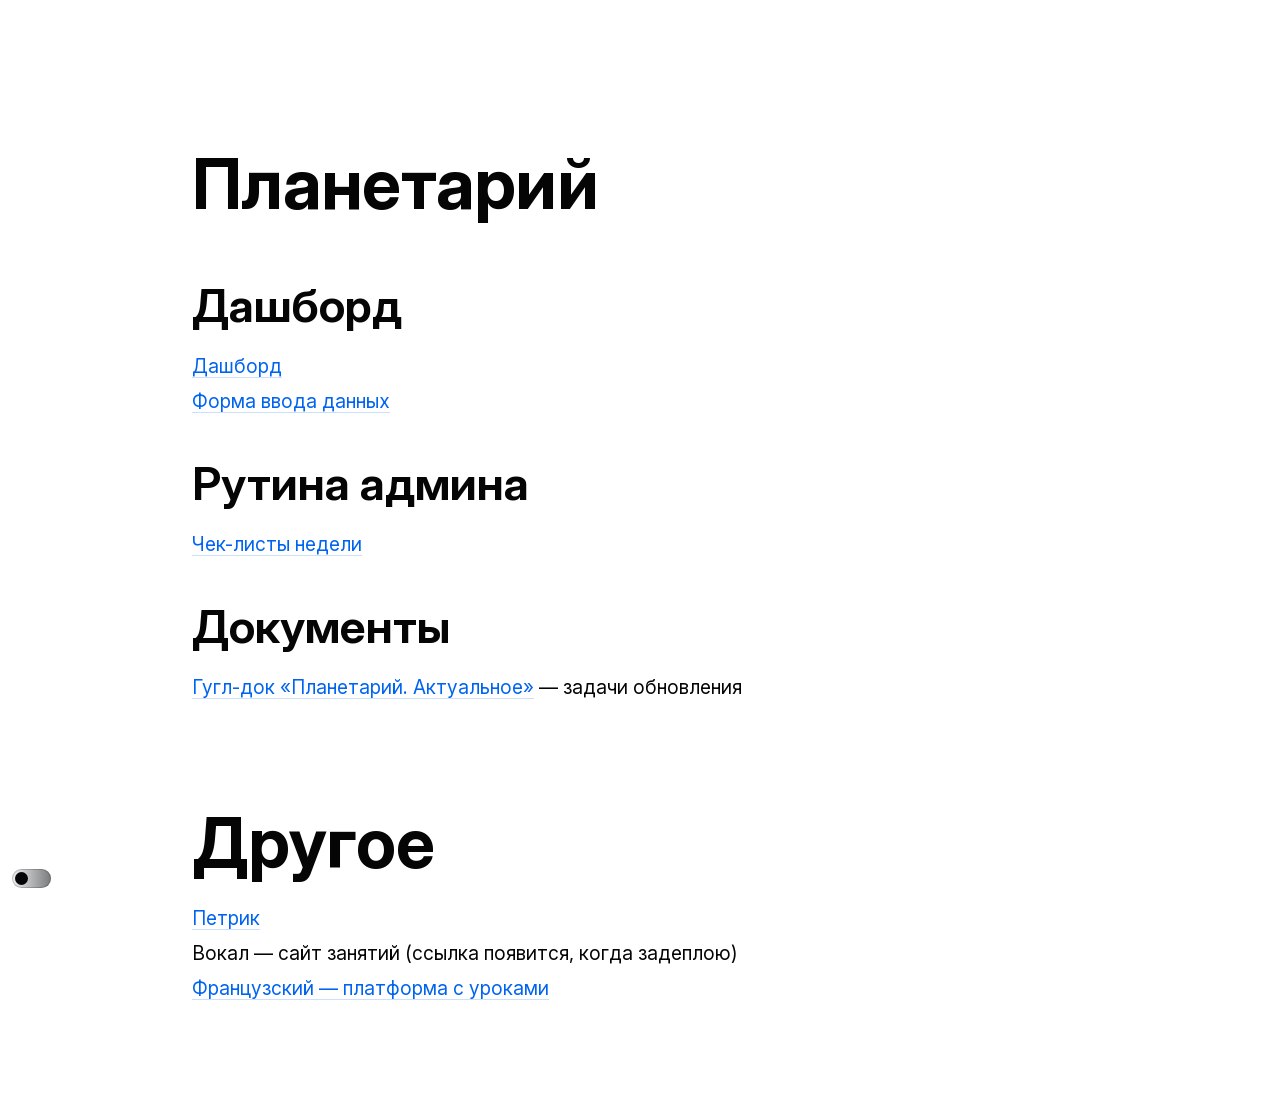
<file: index.html>
<!DOCTYPE html>
<html lang="ru">
  <head>
    <meta charset="utf-8">
    <title>Планетарий</title>
    <link rel="icon" type="image/png" href="images/favicon-inverted.png">
    <meta name="viewport" content="width=device-width, initial-scale=1">
    <link rel="preload" href="fonts/InterVariable.woff2" as="font" type="font/woff2" crossorigin>
    <script>
      (function () {
        var theme = localStorage.getItem("ids-theme");
        if (theme === "dark" || (!theme && matchMedia("(prefers-color-scheme: dark)").matches)) {
          document.documentElement.classList.add("dark");
        }
      })();
    </script>
    <link rel="stylesheet" href="css/tokens/palette.css">
    <link rel="stylesheet" href="css/tokens/colors.css">
    <link rel="stylesheet" href="css/tokens/scales.css">
    <link rel="stylesheet" href="css/settings.css">
    <link rel="stylesheet" href="css/reset.css">
    <link rel="stylesheet" href="css/page-composition/layout.css">
    <link rel="stylesheet" href="css/components/ids.css">
    <link rel="stylesheet" href="css/components/hover-dot.css">
    <link rel="stylesheet" href="css/components/theme-toggle.css">
  </head>

  <body class="ids">
    <header>
      <button class="ids__theme-toggle" role="switch" aria-checked="false" aria-label="Тёмная тема">
        <span class="ids__theme-toggle__track"><span class="ids__theme-toggle__thumb"></span></span>
      </button>
    </header>

    <main>
      <div class="ids__wrapper">
        <div class="section">
          <div class="ids__space XL"></div>
          <div class="ids__text-width">
            <h1>Планетарий</h1>

            <div class="ids__space M"></div>
            <h2>Дашборд</h2>
            <p><a href="dashboard.html">Дашборд</a></p>
            <p><a href="admin.html">Форма ввода данных</a></p>

            <div class="ids__space M"></div>
            <h2>Рутина админа</h2>
            <p><a href="ops.html">Чек-листы недели</a></p>

            <div class="ids__space M"></div>
            <h2>Документы</h2>
            <!-- TODO: вставить ссылку на гугл-док -->
            <p><a href="#">Гугл-док «Планетарий. Актуальное»</a> — задачи обновления</p>

            <div class="ids__space XL"></div>
            <h1>Другое</h1>
            <p><a href="https://docs.google.com/document/d/1_mH1ngjKkAZljqcmg40kfxQmMDlv7T2KqjHDOF6NPHs/edit?tab=t.0#heading=h.d7jkpr10wwnr">Петрик</a></p>
            <p>Вокал — сайт занятий (ссылка появится, когда задеплою)</p>
            <p><a href="#">Французский — платформа с уроками</a></p>
          </div>
          <div class="ids__space XL"></div>
        </div>
      </div>
    </main>

    <script src="./js/theme-toggle.js"></script>
  </body>
</html>
</file>
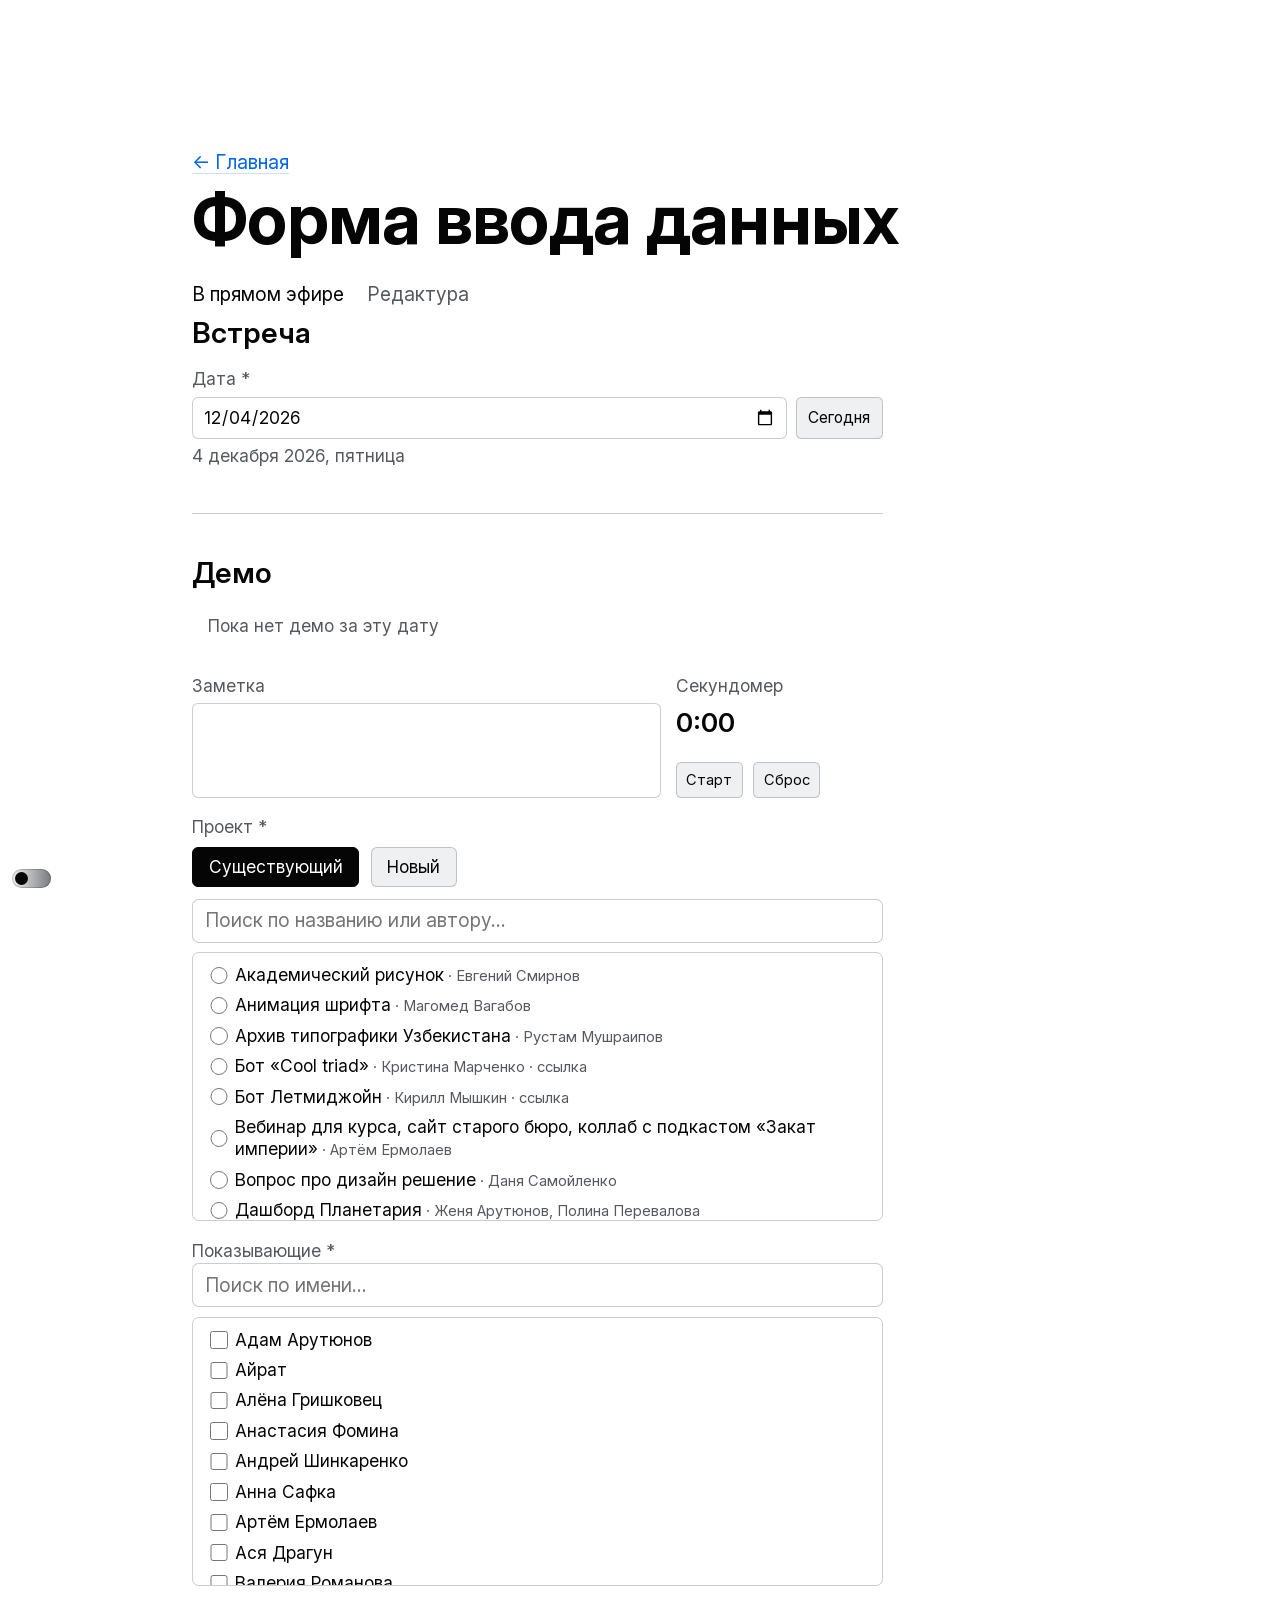
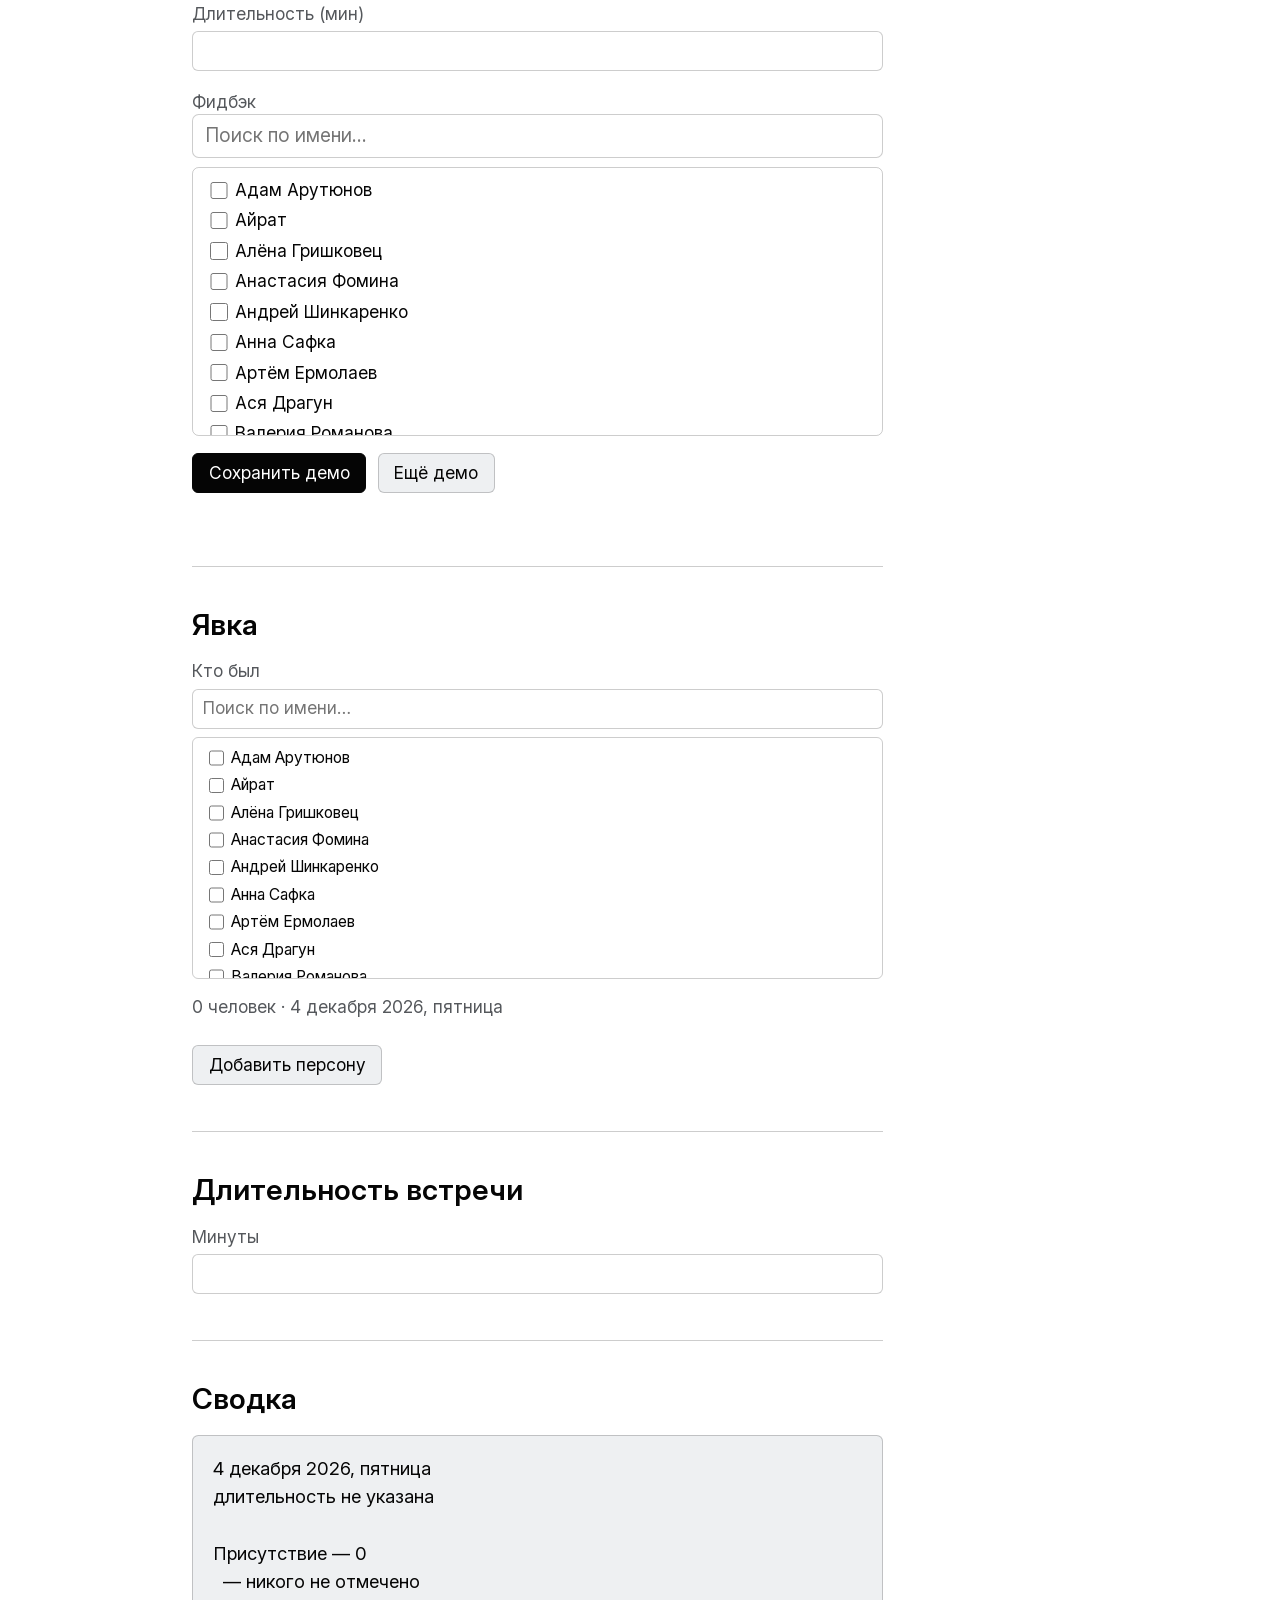
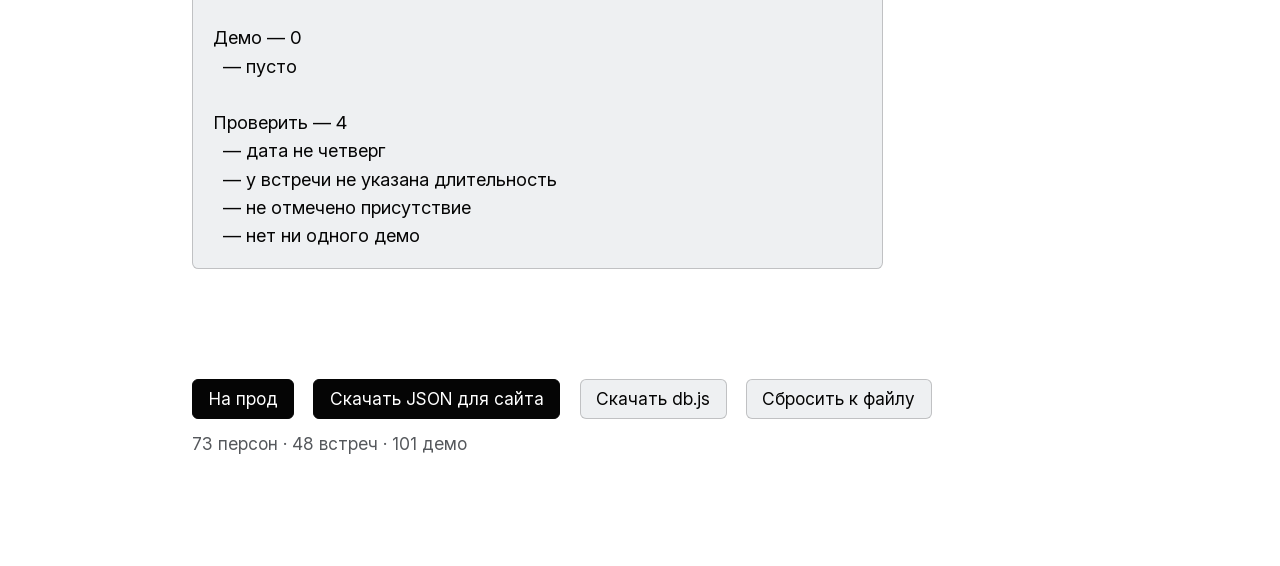
<file: admin.html>
<!DOCTYPE html>
<html lang="ru">
  <head>
    <meta charset="utf-8">
    <title>Форма ввода данных — Планетарий</title>
    <link rel="icon" type="image/png" href="images/favicon-inverted.png">
    <meta name="viewport" content="width=device-width, initial-scale=1">
    <link rel="preload" href="fonts/InterVariable.woff2" as="font" type="font/woff2" crossorigin>
    <script>
      (function () {
        var theme = localStorage.getItem("ids-theme");
        if (theme === "dark" || (!theme && matchMedia("(prefers-color-scheme: dark)").matches)) {
          document.documentElement.classList.add("dark");
        }
      })();
    </script>
    <link rel="stylesheet" href="css/tokens/palette.css">
    <link rel="stylesheet" href="css/tokens/colors.css">
    <link rel="stylesheet" href="css/tokens/scales.css">
    <link rel="stylesheet" href="css/settings.css">
    <link rel="stylesheet" href="css/reset.css">
    <link rel="stylesheet" href="css/page-composition/layout.css">
    <link rel="stylesheet" href="css/components/ids.css">
    <link rel="stylesheet" href="css/components/hover-dot.css">
    <link rel="stylesheet" href="css/components/theme-toggle.css">
    <style>
      .pdb-tabs {
        display: flex;
        flex-wrap: wrap;
        gap: 0.35em 1.2em;
        margin: 1.5em 0 2em;
        border-bottom: 1px solid var(--ids__border);
        padding-bottom: 0.75em;
      }
      .pdb-tabs button {
        appearance: none;
        background: none;
        border: none;
        padding: 0;
        font: inherit;
        color: var(--ids__text-caption);
        cursor: pointer;
      }
      .pdb-tabs button[aria-selected="true"] {
        color: var(--ids__text);
      }
      .pdb-panel[hidden] {
        display: none;
      }
      .pdb-toolbar {
        display: flex;
        flex-wrap: wrap;
        gap: 0.75em 1em;
        align-items: center;
        margin-bottom: 1.25em;
        position: sticky;
        top: 0;
        z-index: 2;
        padding: 0.55em 0;
        background: var(--ids__background);
      }
      #pdb-toolbar-live {
        position: static;
        margin-top: 2.2em;
        margin-bottom: 0;
      }
      .pdb-toolbar[hidden],
      [data-pdb-mode="live"] #pdb-toolbar-edit,
      [data-pdb-mode="edit"] #pdb-toolbar-live {
        display: none;
      }
      .pdb-toolbar .pdb-status {
        color: var(--ids__text-caption);
        font-size: 0.9em;
      }
      .pdb-toolbar .pdb-status.is-ok {
        color: var(--ids__text);
      }
      .pdb-form {
        display: grid;
        gap: 0.9em;
        margin-bottom: 2em;
        max-width: 36em;
      }
      .pdb-form label {
        display: grid;
        gap: 0.35em;
        font-size: 0.9em;
      }
      .pdb-form label > span {
        color: var(--ids__text-caption);
      }
      .pdb-form input,
      .pdb-form select,
      .pdb-form textarea {
        font: inherit;
        color: var(--ids__text);
        background: var(--ids__background);
        border: 1px solid var(--ids__border);
        border-radius: 0.35em;
        padding: 0.45em 0.6em;
        width: 100%;
        box-sizing: border-box;
      }
      .pdb-form textarea {
        min-height: 4.5em;
        resize: vertical;
      }
      .pdb-form label.pdb-check {
        display: flex;
        align-items: center;
        gap: 0.45em;
      }
      .pdb-form .pdb-check > span {
        color: var(--ids__text);
      }
      .pdb-form .pdb-check input {
        width: 1em;
        height: 1em;
        padding: 0;
        margin: 0;
        flex-shrink: 0;
      }
      .pdb-form .pdb-row {
        display: grid;
        grid-template-columns: 1fr 1fr;
        gap: 0.75em;
      }
      .pdb-date-row {
        display: flex;
        gap: 0.5em;
        align-items: stretch;
      }
      .pdb-date-row input {
        flex: 1;
        min-width: 0;
      }
      .pdb-date-row button,
      .pdb-date-row + .pdb-date-human {
        font: inherit;
      }
      .pdb-date-row button {
        appearance: none;
        font-size: 0.9em;
        padding: 0.45em 0.75em;
        border-radius: 0.35em;
        border: 1px solid var(--ids__border);
        background: var(--ids__surface);
        color: var(--ids__text);
        cursor: pointer;
        white-space: nowrap;
      }
      .pdb-date-human {
        color: var(--ids__text-caption);
        font-size: 0.9em;
      }
      @media (width < 560px) {
        .pdb-form .pdb-row {
          grid-template-columns: 1fr;
        }
      }
      .pdb-person-picker,
      .pdb-entity-pick {
        display: grid;
        gap: 0.5em;
      }
      .pdb-person-picker .pdb-search,
      .pdb-entity-pick .pdb-search {
        font: inherit;
        color: var(--ids__text);
        background: var(--ids__background);
        border: 1px solid var(--ids__border);
        border-radius: 0.35em;
        padding: 0.45em 0.6em;
        width: 100%;
        box-sizing: border-box;
      }
      .pdb-checks,
      .pdb-list.pdb-scroll {
        display: grid;
        gap: 0.2em;
        max-height: 14em;
        overflow: auto;
        border: 1px solid var(--ids__border);
        border-radius: 0.35em;
      }
      .pdb-checks {
        padding: 0.45em 0.9em;
      }
      .ids ul.pdb-list.pdb-scroll {
        padding: 0.25em 0;
      }
      .pdb-checks label {
        display: flex;
        align-items: center;
        gap: 0.45em;
        font-size: 0.9em;
        margin: 0;
        padding: 0.12em 0;
      }
      .pdb-form .pdb-radios label,
      .pdb-form .pdb-checks label {
        display: flex;
      }
      .pdb-checks label[hidden],
      .pdb-form .pdb-checks label[hidden],
      .ids ul.pdb-list > li[hidden] {
        display: none;
      }
      .pdb-checks .meta {
        color: var(--ids__text-caption);
        font-size: 0.85em;
      }
      .pdb-checks input,
      .pdb-radios input {
        width: 1em;
        height: 1em;
        margin: 0;
        flex-shrink: 0;
      }
      .pdb-radios {
        display: grid;
        gap: 0.25em;
      }
      .pdb-radios label {
        display: flex;
        align-items: center;
        gap: 0.5em;
        font-size: 0.95em;
        margin: 0;
        padding: 0.15em 0;
      }
      .pdb-form-caption {
        color: var(--ids__text-caption);
        font-size: 0.9em;
        margin: 0 0 0.25em;
      }
      .pdb-url-needed input[name="url"] {
        outline: 2px solid var(--ids__link);
        outline-offset: 2px;
      }
      .pdb-actions {
        display: flex;
        flex-wrap: wrap;
        gap: 0.6em;
      }
      .pdb-actions button,
      .pdb-toolbar button {
        appearance: none;
        font: inherit;
        font-size: 0.9em;
        padding: 0.45em 0.9em;
        border-radius: 0.35em;
        border: 1px solid var(--ids__border);
        background: var(--ids__surface);
        color: var(--ids__text);
        cursor: pointer;
      }
      .pdb-actions button.primary,
      .pdb-toolbar button.primary {
        background: var(--ids__text);
        color: var(--ids__background);
        border-color: var(--ids__text);
      }
      .pdb-actions button:disabled,
      .pdb-toolbar button:disabled {
        opacity: 0.55;
        cursor: wait;
      }
      .ids ul.pdb-list {
        display: grid;
        gap: 0;
        margin: 0;
        padding: 0;
        list-style: none;
      }
      .ids ul.pdb-list > li {
        display: grid;
        grid-template-columns: 1fr auto;
        gap: 0.75em;
        align-items: center;
        position: relative;
        margin: 0;
        padding: 0.4em 0.9em;
        border-bottom: 1px solid var(--ids__border);
        cursor: pointer;
        scroll-margin-top: 4.5em;
      }
      .ids ul.pdb-list > li:before {
        content: none;
      }
      .ids ul.pdb-list > li.pdb-empty {
        padding-left: 0.9em;
        cursor: default;
        border: none;
      }
      .ids ul.pdb-list > li.pdb-empty:before {
        content: none;
      }
      .pdb-list li:hover,
      .pdb-list li.active {
        background: color-mix(in srgb, var(--ids__surface) 70%, transparent);
      }
      .pdb-list li.just-saved {
        animation: pdb-flash 1.6s ease;
      }
      @keyframes pdb-flash {
        from {
          background: color-mix(in srgb, var(--ids__link) 22%, transparent);
        }
        to {
          background: transparent;
        }
      }
      .pdb-list .meta {
        color: var(--ids__text-caption);
        font-size: 0.85em;
        white-space: nowrap;
      }
      .pdb-empty {
        color: var(--ids__text-caption);
        font-size: 0.9em;
      }
      .pdb-summary .pdb-list {
        max-width: 36em;
      }
      .pdb-summary-text {
        white-space: pre-wrap;
        font-size: 0.95em;
        line-height: 1.55;
        padding: 1em 1.1em;
        border: 1px solid var(--ids__border);
        border-radius: 0.35em;
        background: var(--ids__surface);
      }
      .pdb-export pre {
        font-size: 0.75em;
        line-height: 1.4;
        max-height: 22em;
        overflow: auto;
        padding: 1em;
        border: 1px solid var(--ids__border);
        border-radius: 0.35em;
        background: var(--ids__surface);
        white-space: pre-wrap;
        word-break: break-word;
      }
      .pdb-modes {
        display: flex;
        flex-wrap: wrap;
        gap: 0.35em 1.2em;
        margin: 1.5em 0 0;
      }
      .pdb-modes button {
        appearance: none;
        background: none;
        border: none;
        padding: 0;
        font: inherit;
        color: var(--ids__text-caption);
        cursor: pointer;
      }
      .pdb-modes button[aria-selected="true"] {
        color: var(--ids__text);
      }
      .pdb-live,
      .pdb-edit {
        margin-top: 0.5em;
      }
      .pdb-live[hidden],
      .pdb-edit[hidden] {
        display: none;
      }
      .pdb-live {
        display: grid;
        gap: 2.4em;
        max-width: 36em;
        padding-bottom: 3em;
      }
      .pdb-live-section h2 {
        font-size: 1.5em;
        margin: 0 0 0.7em;
      }
      .pdb-live-section + .pdb-live-section {
        border-top: 1px solid var(--ids__border);
        padding-top: 2.2em;
      }
      .pdb-live #live-demo-list {
        margin-bottom: 0.85em;
      }
      .pdb-live .pdb-form {
        margin-bottom: 0;
      }
      .pdb-live .pdb-form[hidden],
      .pdb-live .pdb-person-picker[hidden],
      .pdb-live #live-format-block[hidden],
      .pdb-live #live-existing-url-block[hidden],
      .pdb-live #live-demo-delete[hidden] {
        display: none;
      }
      .pdb-live .pdb-actions button[aria-pressed="true"] {
        background: var(--ids__text);
        color: var(--ids__background);
        border-color: var(--ids__text);
      }
      .pdb-live-demo-form {
        display: grid;
        gap: 0.9em;
        padding-top: 0.75em;
      }
      .pdb-live-note-timer {
        display: grid;
        grid-template-columns: minmax(0, 1fr) 30%;
        gap: 0.75em;
        align-items: stretch;
      }
      .pdb-live-note-timer label,
      .pdb-stopwatch {
        display: grid;
        gap: 0.35em;
        font-size: 0.9em;
      }
      .pdb-live-note-timer label > span,
      .pdb-stopwatch > span {
        color: var(--ids__text-caption);
      }
      .pdb-live-note-timer textarea {
        font: inherit;
        color: var(--ids__text);
        background: var(--ids__background);
        border: 1px solid var(--ids__border);
        border-radius: 0.35em;
        padding: 0.45em 0.6em;
        width: 100%;
        box-sizing: border-box;
        min-height: 5.5em;
        height: 100%;
        resize: none;
      }
      .pdb-stopwatch {
        justify-items: start;
      }
      .pdb-stopwatch-time {
        font-variant-numeric: tabular-nums;
        font-size: 1.55em;
        font-weight: 600;
        line-height: 1.1;
        margin: 0;
      }
      .pdb-stopwatch .pdb-actions {
        flex-wrap: wrap;
      }
      .pdb-stopwatch .pdb-actions button {
        padding: 0.35em 0.65em;
        font-size: 0.85em;
      }
    </style>
  </head>

  <body class="ids">
    <header>
      <button class="ids__theme-toggle" role="switch" aria-checked="false" aria-label="Тёмная тема">
        <span class="ids__theme-toggle__track"><span class="ids__theme-toggle__thumb"></span></span>
      </button>
    </header>

    <main>
      <div class="ids__wrapper">
        <div class="section">
          <div class="ids__space XL"></div>
          <div class="ids__text-width" data-pdb-mode="live">
            <p><a href="index.html">← Главная</a></p>
            <h1>Форма ввода данных</h1>

            <nav class="pdb-modes" role="tablist" aria-label="Режим админки">
              <button type="button" role="tab" aria-selected="true" data-mode="live">В прямом эфире</button>
              <button type="button" role="tab" aria-selected="false" data-mode="edit">Редактура</button>
            </nav>

            <div class="pdb-toolbar" id="pdb-toolbar-edit" hidden>
              <button type="button" class="primary" id="pdb-publish-top">На прод</button>
              <button type="button" class="primary" data-download-json>Скачать JSON для сайта</button>
              <button type="button" id="pdb-download">Скачать db.js</button>
              <button type="button" id="pdb-reset">Сбросить к файлу</button>
              <span class="pdb-status" id="pdb-status-edit"></span>
            </div>

            <div class="pdb-live" id="pdb-live">
              <section class="pdb-live-section">
                <h2 class="XS">Встреча</h2>
                <div class="pdb-form">
                  <label>
                    <span>Дата *</span>
                    <div class="pdb-date-row">
                      <input id="live-date" type="date" required>
                      <button type="button" id="live-today">Сегодня</button>
                    </div>
                    <span class="pdb-date-human" id="live-date-human"></span>
                  </label>
                </div>
              </section>

              <section class="pdb-live-section">
                <h2 class="XS">Демо</h2>
                <ul class="pdb-list" id="live-demo-list"></ul>
                <div class="pdb-live-demo-form" id="live-demo-form">
                  <input type="hidden" id="live-demo-id" value="">
                  <div class="pdb-live-note-timer">
                    <label>
                      <span>Заметка</span>
                      <textarea id="live-demo-note"></textarea>
                    </label>
                    <div class="pdb-stopwatch">
                      <span>Секундомер</span>
                      <p class="pdb-stopwatch-time" id="live-stopwatch-display">0:00</p>
                      <div class="pdb-actions">
                        <button type="button" id="live-stopwatch-toggle">Старт</button>
                        <button type="button" id="live-stopwatch-reset">Сброс</button>
                      </div>
                    </div>
                  </div>
                  <div>
                    <p class="pdb-form-caption">Проект *</p>
                    <div class="pdb-actions" style="margin-bottom: 0.6em">
                      <button type="button" id="live-project-existing" aria-pressed="true">Существующий</button>
                      <button type="button" id="live-project-new" aria-pressed="false">Новый</button>
                    </div>
                    <div class="pdb-person-picker" id="live-project-picker">
                      <input type="search" class="pdb-search" id="live-project-search" placeholder="Поиск по названию или автору…" autocomplete="off" aria-label="Поиск проекта">
                      <div class="pdb-checks" id="live-demo-project"></div>
                    </div>
                    <div class="pdb-form" id="live-project-create" hidden>
                      <label><span>Название *</span><input id="live-new-title"></label>
                      <label><span>Ссылка</span><input id="live-new-url" type="url" placeholder="https://"></label>
                      <label>
                        <span>Авторы *</span>
                        <div class="pdb-person-picker">
                          <input type="search" class="pdb-search" placeholder="Поиск по имени…" autocomplete="off" aria-label="Поиск авторов">
                          <div class="pdb-checks" id="live-new-authors"></div>
                        </div>
                      </label>
                    </div>
                    <div class="pdb-form" id="live-existing-url-block" hidden>
                      <label>
                        <span>Ссылка</span>
                        <input id="live-existing-url" type="url" placeholder="https://">
                      </label>
                    </div>
                  </div>
                  <div>
                    <span class="pdb-form-caption">Показывающие *</span>
                    <div class="pdb-person-picker">
                      <input type="search" class="pdb-search" placeholder="Поиск по имени…" autocomplete="off" aria-label="Поиск показывающих">
                      <div class="pdb-checks" id="live-demo-presenters"></div>
                    </div>
                  </div>
                  <div id="live-format-block" hidden>
                    <span class="pdb-form-caption">Формат</span>
                    <div class="pdb-radios" id="live-format">
                      <label><input type="radio" name="live-format" value="1"> на словах</label>
                      <label><input type="radio" name="live-format" value="2"> шер экрана</label>
                      <label><input type="radio" name="live-format" value="3"> слайды</label>
                    </div>
                  </div>
                  <div class="pdb-form">
                    <label><span>Длительность (мин)</span><input id="live-demo-minutes" type="number" min="1" step="1"></label>
                  </div>
                  <div>
                    <span class="pdb-form-caption">Фидбэк</span>
                    <div class="pdb-person-picker">
                      <input type="search" class="pdb-search" placeholder="Поиск по имени…" autocomplete="off" aria-label="Поиск кто дал фидбэк">
                      <div class="pdb-checks" id="live-demo-feedback"></div>
                    </div>
                  </div>
                  <div class="pdb-actions">
                    <button type="button" class="primary" id="live-demo-save">Сохранить демо</button>
                    <button type="button" id="live-demo-another">Ещё демо</button>
                    <button type="button" class="danger" id="live-demo-delete" hidden>Удалить</button>
                  </div>
                  <p class="pdb-empty" id="live-demo-status"></p>
                </div>
              </section>

              <section class="pdb-live-section">
                <h2 class="XS">Явка</h2>
                <div class="pdb-form">
                  <label>
                    <span>Кто был</span>
                    <div class="pdb-person-picker">
                      <input type="search" class="pdb-search" placeholder="Поиск по имени…" autocomplete="off" aria-label="Поиск присутствующих">
                      <div class="pdb-checks" id="live-attendance"></div>
                    </div>
                  </label>
                  <p class="pdb-empty" id="live-attendance-summary"></p>
                  <div class="pdb-actions">
                    <button type="button" id="live-person-add">Добавить персону</button>
                  </div>
                  <div class="pdb-form" id="live-person-create" hidden>
                    <label><span>Имя *</span><input id="live-new-person-name" autocomplete="name"></label>
                    <label><span>Telegram</span><input id="live-new-person-telegram" placeholder="@username"></label>
                    <label class="pdb-check"><input type="checkbox" id="live-new-person-active" checked> <span>Активная подписка</span></label>
                    <div class="pdb-actions">
                      <button type="button" class="primary" id="live-person-save">Сохранить</button>
                      <button type="button" id="live-person-cancel">Отмена</button>
                    </div>
                  </div>
                </div>
              </section>

              <section class="pdb-live-section">
                <h2 class="XS">Длительность встречи</h2>
                <div class="pdb-form">
                  <label><span>Минуты</span><input id="live-meeting-minutes" type="number" min="1" step="1"></label>
                </div>
              </section>

              <section class="pdb-live-section">
                <h2 class="XS">Сводка</h2>
                <div class="pdb-summary-text" id="live-summary-text"></div>
              </section>

            </div>

            <div class="pdb-toolbar" id="pdb-toolbar-live">
              <button type="button" class="primary" id="live-publish">На прод</button>
              <button type="button" class="primary" data-download-json>Скачать JSON для сайта</button>
              <button type="button" id="live-download">Скачать db.js</button>
              <button type="button" id="live-reset">Сбросить к файлу</button>
              <span class="pdb-status" id="pdb-status"></span>
            </div>

            <div class="pdb-edit" id="pdb-edit" hidden>
            <nav class="pdb-tabs" role="tablist" aria-label="Сущности">
              <button type="button" role="tab" aria-selected="true" data-tab="persons">Персоны</button>
              <button type="button" role="tab" aria-selected="false" data-tab="projects">Проекты</button>
              <button type="button" role="tab" aria-selected="false" data-tab="meetings">Встречи</button>
              <button type="button" role="tab" aria-selected="false" data-tab="attendance">Присутствие</button>
              <button type="button" role="tab" aria-selected="false" data-tab="demos">Демо</button>
              <button type="button" role="tab" aria-selected="false" data-tab="summary">Сводка</button>
              <button type="button" role="tab" aria-selected="false" data-tab="export">Экспорт</button>
            </nav>

            <div class="pdb-panel" data-panel="persons">
              <form class="pdb-form" id="form-person">
                <input type="hidden" name="id" value="">
                <label><span>Имя *</span><input name="name" required autocomplete="name"></label>
                <label class="pdb-check"><input type="checkbox" name="active"> <span>Активная подписка</span></label>
                <div class="pdb-row">
                  <label><span>Telegram</span><input name="telegram" placeholder="@username"></label>
                  <label><span>Фото (URL)</span><input name="photo" type="url" placeholder="https://"></label>
                </div>
                <div class="pdb-actions">
                  <button type="submit" class="primary">Сохранить персону</button>
                  <button type="button" data-clear="person">Новая</button>
                  <button type="button" class="danger" data-delete="person">Удалить</button>
                </div>
              </form>
              <ul class="pdb-list" id="list-persons"></ul>
            </div>

            <div class="pdb-panel" data-panel="projects" hidden>
              <div class="pdb-entity-pick" style="margin-bottom: 1.5em; max-width: 36em">
                <p class="pdb-form-caption">Найти и открыть проект — или создай новый</p>
                <input type="search" class="pdb-search" id="project-list-search" placeholder="Поиск по названию или автору…" autocomplete="off" aria-label="Поиск проектов">
                <ul class="pdb-list pdb-scroll" id="list-projects"></ul>
                <div class="pdb-actions">
                  <button type="button" data-clear="project">Новый проект</button>
                </div>
              </div>
              <form class="pdb-form" id="form-project">
                <input type="hidden" name="id" value="">
                <p class="pdb-form-caption" id="project-form-mode">Новый проект</p>
                <label><span>Название *</span><input name="title" required></label>
                <label><span>Ссылка</span><input name="url" type="url" placeholder="https://"></label>
                <label>
                  <span>Авторы *</span>
                  <div class="pdb-person-picker">
                    <input type="search" class="pdb-search" placeholder="Поиск по имени…" autocomplete="off" aria-label="Поиск авторов">
                    <div class="pdb-checks" id="project-authors"></div>
                  </div>
                </label>
                <div class="pdb-actions">
                  <button type="submit" class="primary">Сохранить проект</button>
                  <button type="button" class="danger" data-delete="project">Удалить</button>
                </div>
              </form>
            </div>

            <div class="pdb-panel" data-panel="meetings" hidden>
              <form class="pdb-form" id="form-meeting">
                <input type="hidden" name="origDate" value="">
                <label>
                  <span>Дата *</span>
                  <div class="pdb-date-row">
                    <input name="date" type="date" required>
                    <button type="button" id="meeting-today">Сегодня</button>
                  </div>
                  <span class="pdb-date-human" id="meeting-date-human"></span>
                </label>
                <label><span>Длительность (минуты)</span><input name="minutes" type="number" min="1" step="1"></label>
                <div class="pdb-actions">
                  <button type="submit" class="primary">Сохранить встречу</button>
                  <button type="button" data-clear="meeting">Новая</button>
                  <button type="button" class="danger" data-delete="meeting">Удалить</button>
                </div>
              </form>
              <ul class="pdb-list" id="list-meetings"></ul>
            </div>

            <div class="pdb-panel" data-panel="attendance" hidden>
              <form class="pdb-form" id="form-attendance">
                <label>
                  <span>Встреча *</span>
                  <select name="meeting" required id="attendance-meeting"></select>
                </label>
                <label>
                  <span>Кто был</span>
                  <div class="pdb-person-picker">
                    <input type="search" class="pdb-search" placeholder="Поиск по имени…" autocomplete="off" aria-label="Поиск присутствующих">
                    <div class="pdb-checks" id="attendance-people"></div>
                  </div>
                </label>
                <div class="pdb-actions">
                  <button type="submit" class="primary">Сохранить присутствие</button>
                </div>
              </form>
              <p class="pdb-empty" id="attendance-summary"></p>
            </div>

            <div class="pdb-panel" data-panel="demos" hidden>
              <form class="pdb-form" id="form-demo">
                <input type="hidden" name="id" value="">
                <label>
                  <span>Встреча *</span>
                  <select name="meeting" required id="demo-meeting"></select>
                </label>
                <div>
                  <span class="pdb-form-caption">Проект *</span>
                  <div class="pdb-person-picker">
                    <input type="search" class="pdb-search" id="demo-project-search" placeholder="Поиск по названию или автору…" autocomplete="off" aria-label="Поиск проекта">
                    <div class="pdb-checks" id="demo-project"></div>
                  </div>
                </div>
                <label>
                  <span>Показывающие *</span>
                  <div class="pdb-person-picker">
                    <input type="search" class="pdb-search" placeholder="Поиск по имени…" autocomplete="off" aria-label="Поиск показывающих">
                    <div class="pdb-checks" id="demo-presenters"></div>
                  </div>
                </label>
                <div id="demo-format-block" hidden>
                  <span class="pdb-form-caption">Формат</span>
                  <div class="pdb-radios" id="demo-format">
                    <label><input type="radio" name="format" value="1"> на словах</label>
                    <label><input type="radio" name="format" value="2"> шер экрана</label>
                    <label><input type="radio" name="format" value="3"> слайды</label>
                  </div>
                </div>
                <label><span>Длительность (мин)</span><input name="minutes" type="number" min="1" step="1"></label>
                <label>
                  <span>Фидбэк</span>
                  <div class="pdb-person-picker">
                    <input type="search" class="pdb-search" placeholder="Поиск по имени…" autocomplete="off" aria-label="Поиск кто дал фидбэк">
                    <div class="pdb-checks" id="demo-feedback"></div>
                  </div>
                  <span class="pdb-empty" style="margin-top:0.35em">Кто дал фидбэк на это демо — просто факт, без текста.</span>
                </label>
                <div class="pdb-actions">
                  <button type="submit" class="primary">Сохранить демо</button>
                  <button type="button" data-clear="demo">Новое</button>
                  <button type="button" class="danger" data-delete="demo">Удалить</button>
                </div>
              </form>
              <ul class="pdb-list" id="list-demos"></ul>
            </div>

            <div class="pdb-panel pdb-summary" data-panel="summary" hidden>
              <p>
                Вся встреча одним текстом — перечитать перед тем, как нажать «На прод».
                Свежая встреча выбрана сама, другую можно кликнуть в списке.
              </p>
              <p class="pdb-form-caption">Встречи — свежие сверху</p>
              <ul class="pdb-list pdb-scroll" id="summary-meetings"></ul>
              <div class="pdb-actions" style="margin: 1em 0">
                <button type="button" id="summary-copy">Скопировать текст</button>
              </div>
              <div class="pdb-summary-text" id="summary-text"></div>
            </div>

            <div class="pdb-panel pdb-export" data-panel="export" hidden>
              <p>
                Для дашборда на сайте нажми «Скачать JSON для сайта» и загрузи файл
                <code>planetarium-db.json</code> кнопкой «Загрузить JSON» на странице
                Планетария. Перед этим перечитай встречу на вкладке «Сводка».
              </p>
              <div class="pdb-actions" style="margin: 1em 0">
                <button type="button" class="primary" data-download-json>Скачать JSON для сайта</button>
                <button type="button" id="pdb-copy-json">Скопировать JSON</button>
              </div>
              <p>
                «На прод» записывает ту же базу в <code>js/db.js</code> на ветке
                <code>main</code> и подтягивает тот же файл в
                <code>wip</code> — это нужно только для репозитория
                дашборда, сайт данные оттуда не берёт.
              </p>
              <div class="pdb-form" style="margin-top: 1.25em">
                <label>
                  <span>Токен GitHub (один раз, хранится только в этом браузере)</span>
                  <input type="password" id="pdb-gh-token" autocomplete="off" spellcheck="false" placeholder="github_pat_…">
                </label>
                <p class="pdb-empty">
                  Fine-grained token, право Contents: Read and write, только репозиторий
                  planetarium-dashboard.
                  <a href="https://github.com/settings/personal-access-tokens/new" target="_blank" rel="noopener">Создать токен</a>
                </p>
              </div>
              <div class="pdb-actions" style="margin: 1em 0">
                <button type="button" class="primary" id="pdb-publish">Опубликовать на прод</button>
                <button type="button" id="pdb-save-token">Сохранить токен</button>
                <button type="button" id="pdb-download-2">Скачать db.js</button>
              </div>
              <pre id="pdb-preview"></pre>
            </div>
            </div>
          </div>
          <div class="ids__space XL"></div>
        </div>
      </div>
    </main>

    <script src="./js/theme-toggle.js"></script>
    <script src="./js/db.js?v=2026-11-23-1447"></script>
    <script src="./js/admin.js?v=2026-10-01a"></script>
  </body>
</html>
</file>
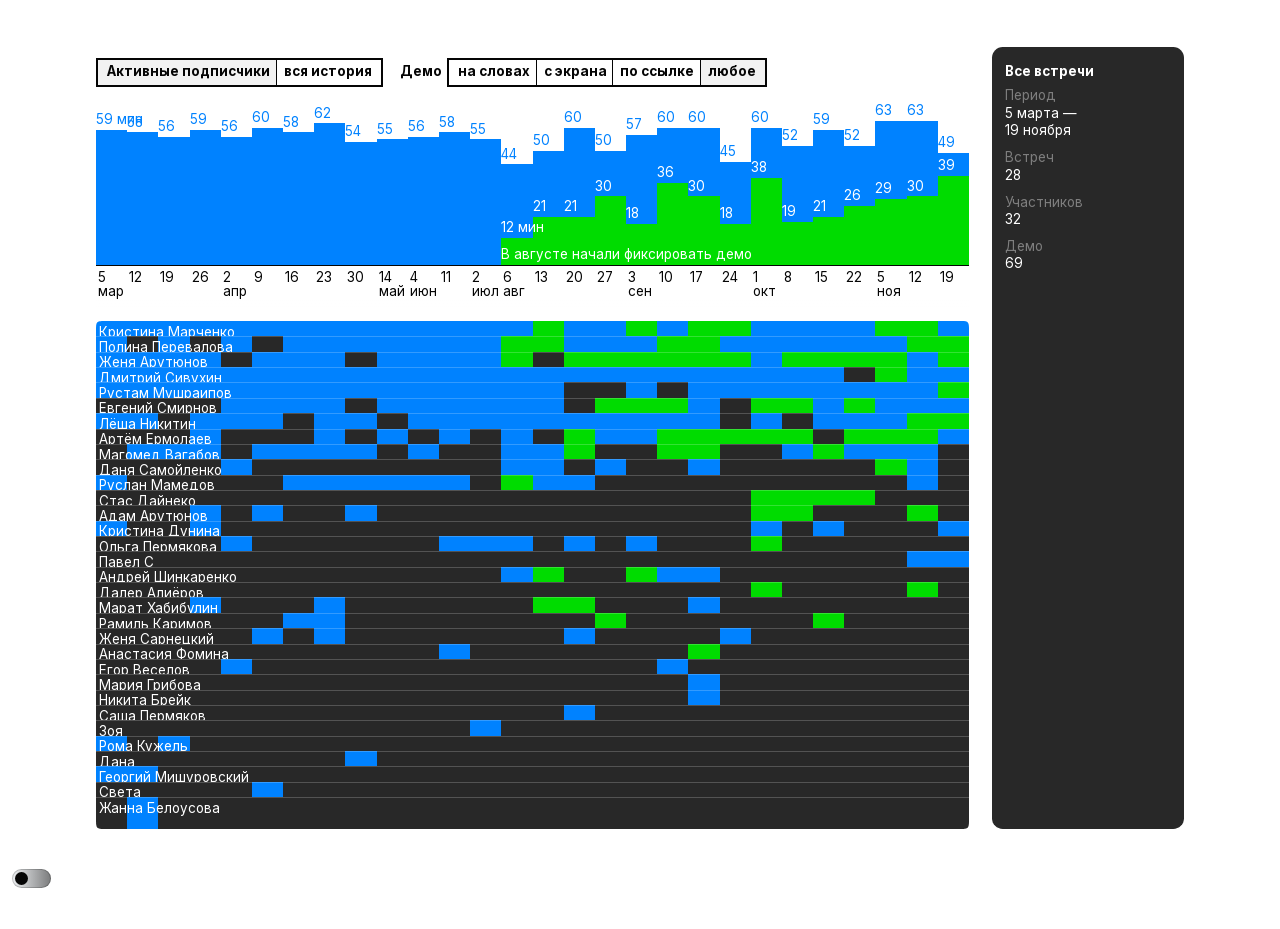
<file: dashboard.html>
<!DOCTYPE html>
<html lang="ru">
  <head>
    <meta charset="utf-8">
    <title>Дашборд — Планетарий</title>
    <link rel="icon" type="image/png" href="images/favicon-inverted.png">
    <meta name="viewport" content="width=device-width, initial-scale=1">
    <link rel="preload" href="fonts/InterVariable.woff2" as="font" type="font/woff2" crossorigin>
    <script>
      (function () {
        var theme = localStorage.getItem("ids-theme");
        if (theme === "dark" || (!theme && matchMedia("(prefers-color-scheme: dark)").matches)) {
          document.documentElement.classList.add("dark");
        }
      })();
    </script>
    <link rel="stylesheet" href="css/tokens/palette.css?v=2026-09-10">
    <link rel="stylesheet" href="css/tokens/colors.css">
    <link rel="stylesheet" href="css/tokens/scales.css">
    <link rel="stylesheet" href="css/settings.css">
    <link rel="stylesheet" href="css/reset.css">
    <link rel="stylesheet" href="css/page-composition/layout.css">
    <link rel="stylesheet" href="css/components/ids.css">
    <link rel="stylesheet" href="css/components/theme-toggle.css">
    <style>
      /* Дашборд повторяет разметку и стили дашборда на сайте: те же переменные,
         те же пропорции. Правки нужно переносить в оба места. */
      header {
        padding: 0;
      }
      .ids__wrapper.L {
        padding-top: 3rem;
      }

      .plviz-shell {
        /* Строка занимает ровно два шага плюс линия: бордер-боттом поднятой строки
           ложится точно на бордер-топ строки через одну */
        --pitch: 0.8em;
        --row: calc(2 * var(--pitch) + 1px);
        --overlap: calc(var(--pitch) + 1px);
        --hot-line: 1.03;
        --hot-cell: 1.06;
        --bars-height: 7.5em;
        --figure-font: 0.7em;
        --sidebar: 10em;
        --gap: 1.2em;
        /* На сколько сайдбар свисает выше уровня фильтров */
        --hang: 0.8em;
        --caption-line: 1.3;
        --segment-border: 2px;
        --segment-pad: 0.25em;
        /* Тёмно-серый пустой ячейки — тот же, что фон сайдбара */
        --plviz-dark: rgb(40, 40, 40);
        /* Линии между строками — светлые, полупрозрачные */
        --plviz-line: rgba(255, 255, 255, 0.2);
        --plviz-accent: var(--ids__color-blue-400);
        --plviz-demo: var(--ids__color-green-400);
        /* Демо не выбранного формата: зелёный на 30% поверх синего */
        --plviz-demo-dim: color-mix(in srgb, var(--plviz-demo) 30%, var(--plviz-accent));

        display: grid;
        grid-template-columns: minmax(0, 1fr) var(--sidebar);
        gap: var(--gap);
        align-items: start;
        line-height: 1.25;
      }

      #plviz-dashboard {
        min-width: 0;
      }

      .plviz-bars,
      .plviz-dates,
      .plviz-row {
        display: grid;
        grid-template-columns: repeat(var(--n), minmax(0, 1fr));
      }

      /* Фильтры — толстая рамка, тонкие перемычки */
      .plviz-filters {
        display: flex;
        flex-wrap: wrap;
        gap: 0.6em 1em;
        /* Под фильтрами ~1em плюс место под подписи над столбиками */
        margin: 0 0 2.6em;
        font-weight: 700;
        font-size: var(--figure-font);
        line-height: var(--caption-line);
      }
      .plviz-filter-group {
        display: flex;
        align-items: baseline;
        gap: 0.4em;
        margin-left: 0.3em;
      }
      .plviz-filter-caption {
        font-weight: 700;
      }
      .plviz-segmented {
        display: flex;
      }
      .plviz-segmented button {
        display: inline-block;
        padding: var(--segment-pad) 0.5em 0.35em;
        border: var(--segment-border) solid var(--ids__text);
        border-right: 0;
        border-left: 1px solid var(--ids__text);
        margin: 0 -1px -1px 0;
        background: none;
        color: var(--ids__text);
        font: inherit;
        cursor: pointer;
      }
      .plviz-segmented button:hover {
        color: var(--plviz-demo);
        background-color: color-mix(in srgb, var(--plviz-demo) 10%, transparent);
      }
      .plviz-segmented button:first-child {
        padding-left: 0.7em;
        border-left: var(--segment-border) solid var(--ids__text);
      }
      .plviz-segmented button:last-child {
        padding-right: 0.7em;
        border-right: var(--segment-border) solid var(--ids__text);
      }
      .plviz-segmented button.active {
        background-color: color-mix(in srgb, var(--ids__text) 5%, transparent);
        cursor: default;
      }

      /* Столбики — стоят на линии шкалы, высота считается от самой долгой встречи */
      .plviz-bars {
        height: var(--bars-height);
        align-items: end;
      }
      .plviz-bar {
        position: relative;
        display: flex;
        flex-direction: column;
        min-width: 0;
      }
      .plviz-demos {
        position: relative;
        display: flex;
        flex-direction: column;
      }
      .plviz-seg {
        display: block;
        height: calc(var(--minutes) / var(--max-minutes) * var(--bars-height));
        flex: none;
      }
      .plviz-seg.talk {
        background: var(--plviz-accent);
      }
      .plviz-seg.demo {
        background: var(--plviz-demo);
      }
      .plviz-seg.demo.dim {
        background: var(--plviz-demo-dim);
      }

      .plviz-label {
        position: absolute;
        left: 0;
        bottom: 100%;
        z-index: 1;
        padding-bottom: 0.25em;
        font-size: var(--figure-font);
        line-height: 1;
        white-space: nowrap;
        pointer-events: none;
      }
      .plviz-label.talk {
        color: var(--plviz-accent);
      }
      .plviz-label.demo {
        color: var(--ids__background);
      }

      /* Пояснение в левом нижнем углу столбика, идёт поверх соседних */
      .plviz-caption {
        position: absolute;
        left: 0;
        bottom: 0;
        z-index: 1;
        padding: 0 0 0.3em;
        font-size: var(--figure-font);
        line-height: 1;
        white-space: nowrap;
        color: var(--ids__background);
        pointer-events: none;
      }

      /* Шкала под столбиками: прилипает к верху, столбики уезжают под неё */
      .plviz-dates {
        position: sticky;
        top: 0;
        z-index: 2;
        border-top: 1px solid var(--ids__text);
        /* Нижние 20% высоты — градиент в прозрачность; под него добавлен паддинг,
           чтобы текст целиком остался на фоне */
        padding: 0.3em 0 0.6em;
        margin-bottom: 1em;
        font-size: var(--figure-font);
        background: linear-gradient(to bottom, var(--ids__background) 80%, transparent);
      }
      .plviz-date {
        min-width: 0;
        padding-left: 0.15em;
        white-space: nowrap;
        line-height: 1.15;
      }
      .plviz-month {
        display: block;
        margin-top: -0.1em;
      }

      /* Матрица: строки наползают друг на друга, как стопка карточек */
      .plviz-matrix {
        position: relative;
        /* Свой стековый контекст: поднятые строки и слой ховера не вылезают над шкалой */
        z-index: 0;
        display: flex;
        flex-direction: column;
        /* Тот же радиус, что у сайдбара: у него em мельче на --figure-font */
        --ids__radius: calc(0.8 * var(--figure-font));
      }
      .plviz-hits {
        position: absolute;
        inset: 0;
        z-index: 10;
        display: grid;
        grid-template-columns: repeat(var(--n), minmax(0, 1fr));
        grid-auto-rows: var(--pitch);
      }
      .plviz-row {
        position: relative;
        z-index: 0;
        height: var(--row);
        margin-top: calc(-1 * var(--overlap));
      }
      .plviz-row:first-child {
        margin-top: 0;
      }
      .plviz-row:first-child .plviz-cell {
        border-top: 0;
      }
      .plviz-row.last .plviz-cell {
        border-bottom: 0;
      }
      /* Строка под курсором выходит наверх целиком */
      .plviz-row.hot {
        z-index: 5;
      }

      .plviz-name {
        position: absolute;
        top: 0.2em;
        left: 0.25em;
        z-index: 1;
        font-size: var(--figure-font);
        line-height: var(--caption-line);
        white-space: nowrap;
        color: var(--ids__background);
        pointer-events: none;
      }

      .plviz-cell {
        min-width: 0;
        box-sizing: border-box;
        border-top: 1px solid var(--plviz-line);
        border-bottom: 1px solid var(--plviz-line);
        /* Пропуск — тёмно-серый */
        background: var(--plviz-dark);
      }
      .plviz-cell.visit {
        background: var(--plviz-accent);
      }
      .plviz-cell.demo {
        background: var(--plviz-demo);
      }
      .plviz-cell.dim {
        background: var(--plviz-demo-dim);
      }

      /* Подсветка: колонка +3%, наведённая ячейка +6% */
      .plviz-cell.hot,
      .plviz-seg.hot {
        filter: brightness(var(--hot-line));
      }
      .plviz-seg:hover,
      .plviz-cell.self {
        filter: brightness(var(--hot-cell));
      }

      /* Сайдбар — тёмная карточка на всю высоту, сверху свисает на --hang */
      aside.plviz-panel {
        position: relative;
        align-self: stretch;
        margin: calc(-1 * var(--hang)) 0 0;
        padding: 0;
        border-radius: 0.8em;
        corner-shape: squircle;
        background: var(--plviz-dark);
        color: var(--ids__color-white);
        /* Кегль задан здесь, чтобы свес и компенсация считались в одном em */
        font-size: var(--figure-font);
        line-height: var(--caption-line);
      }
      .plviz-panel-inner {
        position: sticky;
        top: 0;
        /* Заголовок на одной линии с подписями фильтров: свес + рамка + паддинг кнопки */
        padding: calc(var(--hang) + var(--segment-border) + var(--segment-pad)) 1em 1em;
      }
      .plviz-panel-title {
        margin: 0 0 0.7em;
        font-weight: 700;
      }
      .plviz-panel-row {
        margin: 0 0 0.7em;
      }
      .plviz-panel-row:last-child {
        margin-bottom: 0;
      }
      /* Следующее демо в списке: небольшой отступ */
      .plviz-panel-row.sub {
        margin-top: -0.45em;
      }
      .plviz-panel-label {
        color: color-mix(in srgb, var(--ids__color-white) 40%, transparent);
      }
      /* Панель человека: всё серое, подсвечены строки под курсором */
      .plviz-panel-inner.dimmed .plviz-panel-value {
        color: color-mix(in srgb, var(--ids__color-white) 40%, transparent);
      }
      .plviz-panel-inner.dimmed .plviz-panel-value .hot {
        color: var(--ids__color-white);
      }

      @media (width < 768px) {
        .plviz-shell {
          grid-template-columns: minmax(0, 1fr);
          /* Кегль на 20% мельче */
          font-size: 0.8em;
        }
        .plviz-filter-group,
        .plviz-caption,
        .plviz-label .plviz-unit,
        aside.plviz-panel {
          display: none;
        }
        .plviz-dates {
          position: static;
        }
        .plviz-date:not(.has-month) {
          visibility: hidden;
        }
        /* Два месяца в соседних колонках слипаются: первый прячем */
        .plviz-date.has-month:has(+ .has-month) {
          visibility: hidden;
        }
      }
    </style>
  </head>

  <body class="ids">
    <header>
      <button class="ids__theme-toggle" role="switch" aria-checked="false" aria-label="Тёмная тема">
        <span class="ids__theme-toggle__track"><span class="ids__theme-toggle__thumb"></span></span>
      </button>
    </header>

    <main>
      <div class="ids__wrapper L">
        <div class="section">
          <div class="plviz-shell">
            <div id="plviz-dashboard"></div>
            <aside class="plviz-panel" id="plviz-panel"></aside>
          </div>
          <div class="ids__space XL"></div>
        </div>
      </div>
    </main>

    <script src="./js/theme-toggle.js"></script>
    <script src="./js/db.js?v=2026-11-23-1447"></script>
    <script src="./js/dashboard-data.js?v=2026-09-25d"></script>
    <script src="./js/dashboard.js?v=2026-09-24a"></script>
  </body>
</html>
</file>
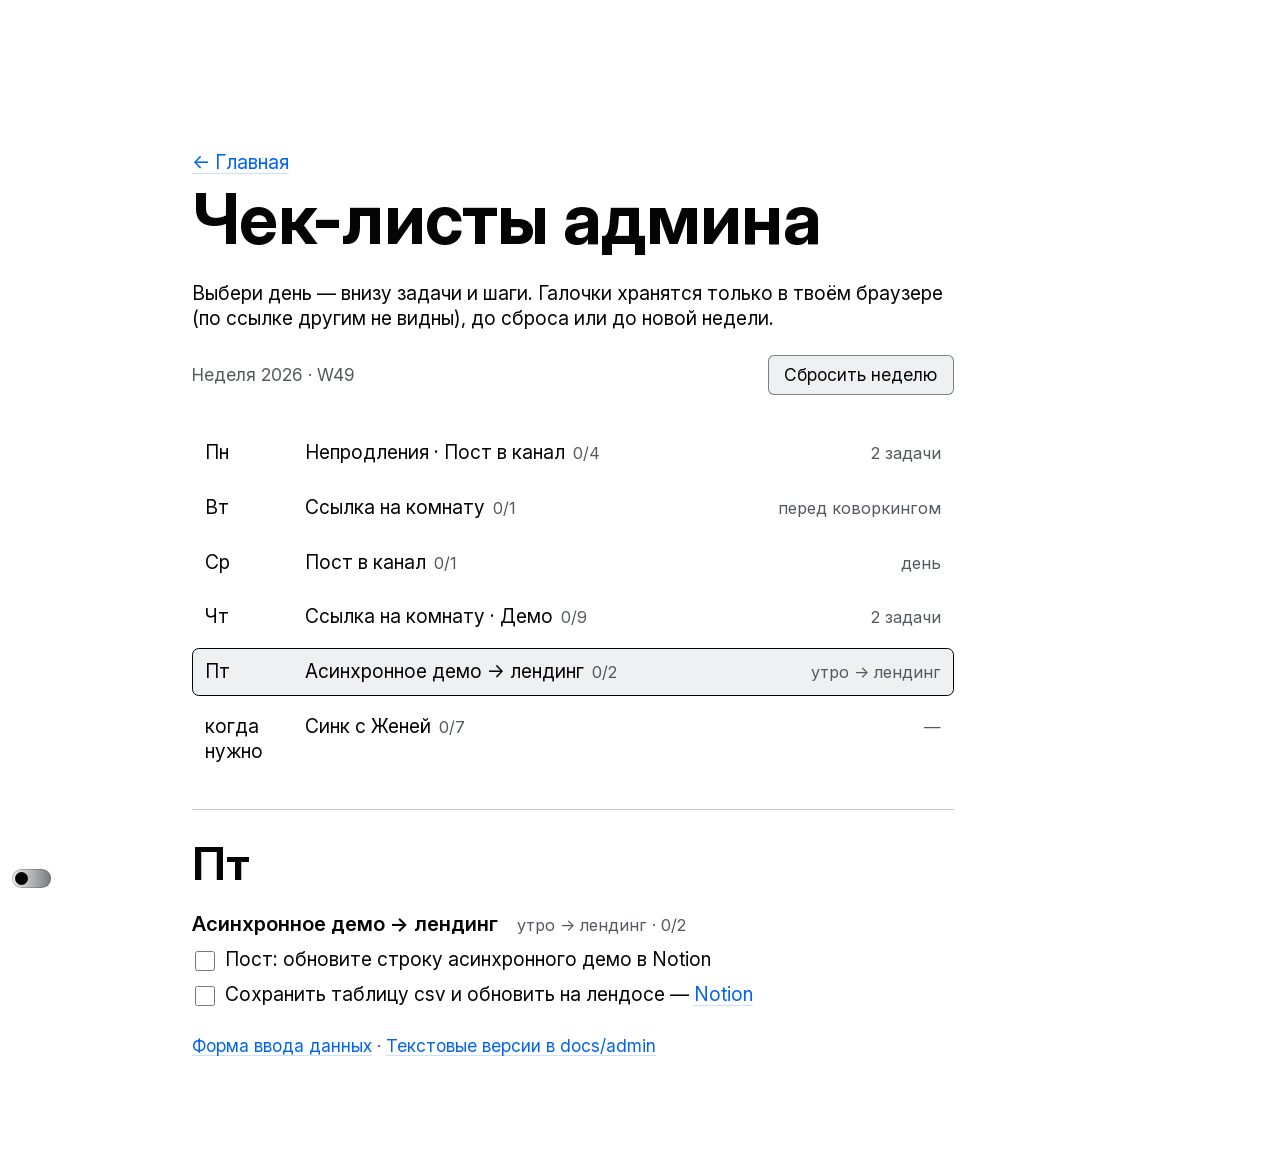
<file: ops.html>
<!DOCTYPE html>
<html lang="ru">
  <head>
    <meta charset="utf-8">
    <title>Чек-листы — Планетарий</title>
    <link rel="icon" type="image/png" href="images/favicon-inverted.png">
    <meta name="viewport" content="width=device-width, initial-scale=1">
    <link rel="preload" href="fonts/InterVariable.woff2" as="font" type="font/woff2" crossorigin>
    <script>
      (function () {
        var theme = localStorage.getItem("ids-theme");
        if (theme === "dark" || (!theme && matchMedia("(prefers-color-scheme: dark)").matches)) {
          document.documentElement.classList.add("dark");
        }
      })();
    </script>
    <link rel="stylesheet" href="css/tokens/palette.css">
    <link rel="stylesheet" href="css/tokens/colors.css">
    <link rel="stylesheet" href="css/tokens/scales.css">
    <link rel="stylesheet" href="css/settings.css">
    <link rel="stylesheet" href="css/reset.css">
    <link rel="stylesheet" href="css/page-composition/layout.css">
    <link rel="stylesheet" href="css/components/ids.css">
    <link rel="stylesheet" href="css/components/hover-dot.css">
    <link rel="stylesheet" href="css/components/theme-toggle.css">
    <style>
      .ops-toolbar {
        display: flex;
        flex-wrap: wrap;
        gap: 0.75em 1em;
        align-items: center;
        margin: 1.25em 0 1.75em;
      }
      .ops-toolbar .ops-meta {
        color: var(--ids__text-caption);
        font-size: 0.9em;
        flex: 1 1 12em;
      }
      .ops-toolbar button {
        appearance: none;
        font: inherit;
        font-size: 0.9em;
        padding: 0.45em 0.9em;
        border-radius: 0.35em;
        border: 1px solid var(--ids__border);
        background: var(--ids__surface);
        color: var(--ids__text);
        cursor: pointer;
      }
      .ops-toolbar button.danger {
        color: var(--ids__text);
        border-color: color-mix(in srgb, var(--ids__text) 35%, var(--ids__border));
      }
      .ops-week {
        display: grid;
        gap: 0.35em;
        margin-bottom: 1.75em;
      }
      .ops-week-row {
        display: grid;
        grid-template-columns: 4.5em 1fr auto;
        gap: 0.75em;
        align-items: baseline;
        width: 100%;
        padding: 0.55em 0.6em;
        border-radius: 0.35em;
        border: 1px solid transparent;
        background: transparent;
        color: inherit;
        font: inherit;
        text-align: left;
        cursor: pointer;
      }
      .ops-week-row:hover {
        background: color-mix(in srgb, var(--ids__surface) 55%, transparent);
      }
      .ops-week-row.selected {
        border-color: var(--ids__text);
        background: var(--ids__surface);
      }
      .ops-week-row.selected:hover {
        background: var(--ids__surface);
      }
      @media (width < 560px) {
        .ops-week-row {
          grid-template-columns: 3.2em 1fr;
        }
        .ops-week-row .ops-week-when {
          grid-column: 2;
          grid-row: 2;
        }
      }
      .ops-week-day {
        font-variant-numeric: tabular-nums;
      }
      .ops-week-text {
        min-width: 0;
      }
      .ops-week-count {
        color: var(--ids__text-caption);
        font-size: 0.85em;
        margin-left: 0.45em;
      }
      .ops-week-when {
        color: var(--ids__text-caption);
        font-size: 0.85em;
        white-space: nowrap;
      }
      .ops-detail {
        border-top: 1px solid var(--ids__border);
        padding-top: 1.5em;
      }
      .ops-detail-title {
        margin: 0 0 0.75em;
        font-size: 1.15em;
      }
      .ops-task {
        margin: 0 0 1.25em;
      }
      .ops-task-head {
        display: flex;
        flex-wrap: wrap;
        gap: 0.35em 1em;
        align-items: baseline;
        margin: 0 0 0.4em;
      }
      .ops-task-head h3 {
        margin: 0;
        font-size: 1.05em;
      }
      .ops-task-meta {
        color: var(--ids__text-caption);
        font-size: 0.85em;
      }
      .ids ul.ops-list {
        display: grid;
        gap: 0.1em;
        margin: 0;
        padding: 0;
        list-style: none;
      }
      .ids ul.ops-list > li {
        position: relative;
        margin: 0;
        padding: 0;
      }
      .ids ul.ops-list > li:before {
        content: none;
      }
      .ops-list label {
        display: grid;
        grid-template-columns: auto 1fr;
        gap: 0.5em;
        align-items: start;
        padding: 0.2em 0.15em;
        border-radius: 0.35em;
        cursor: pointer;
      }
      .ops-list label:hover {
        background: color-mix(in srgb, var(--ids__surface) 60%, transparent);
      }
      .ops-list input {
        width: 1.05em;
        height: 1.05em;
        margin: 0.2em 0 0;
        flex-shrink: 0;
      }
      .ops-list label > span {
        min-width: 0;
      }
      .ops-list label a {
        white-space: nowrap;
      }
      .ids ul.ops-sublist {
        margin: 0.1em 0 0.2em 1.7em;
        font-size: 0.95em;
      }
      .ops-list label.done span {
        color: var(--ids__text-caption);
        text-decoration: line-through;
        text-decoration-thickness: 1px;
      }
      .ops-done-banner {
        margin: 0 0 1.25em;
        padding: 0.65em 0.8em;
        border-radius: 0.35em;
        border: 1px solid var(--ids__border);
        background: var(--ids__surface);
        font-size: 0.95em;
      }
      .ops-done-banner[hidden] {
        display: none;
      }
      .ops-links {
        margin-top: 2em;
        font-size: 0.9em;
        color: var(--ids__text-caption);
      }
    </style>
  </head>

  <body class="ids">
    <header>
      <button class="ids__theme-toggle" role="switch" aria-checked="false" aria-label="Тёмная тема">
        <span class="ids__theme-toggle__track"><span class="ids__theme-toggle__thumb"></span></span>
      </button>
    </header>

    <main>
      <div class="ids__wrapper">
        <div class="section">
          <div class="ids__space XL"></div>
          <div class="ids__text-width">
            <p><a href="index.html">← Главная</a></p>
            <h1>Чек-листы админа</h1>
            <p>
              Выбери день — внизу задачи и шаги.
              Галочки хранятся только в твоём браузере (по ссылке другим не видны),
              до сброса или до новой недели.
            </p>

            <div class="ops-toolbar">
              <span class="ops-meta" id="ops-week-label"></span>
              <button type="button" class="danger" id="ops-reset">Сбросить неделю</button>
            </div>

            <div class="ops-week" id="ops-week" role="listbox" aria-label="Календарь недели"></div>

            <div class="ops-detail" id="ops-detail"></div>

            <p class="ops-links">
              <a href="admin.html">Форма ввода данных</a>
              ·
              <a href="docs/admin/README.md">Текстовые версии в docs/admin</a>
            </p>
          </div>
          <div class="ids__space XL"></div>
        </div>
      </div>
    </main>

    <script src="./js/theme-toggle.js"></script>
    <script src="./js/ops.js?v=3"></script>
  </body>
</html>
</file>
<file: css/tokens/palette.css>
/* Палитра — сырые значения цвета, не зависящие от темы.
   Это источник правды для цвета: семантические токены в colors.css
   ссылаются сюда и нигде не используют rgb()-значения напрямую. */

:root {
  --ids__color-white: rgb(255, 255, 255);

  --ids__color-gray-100: rgb(238, 240, 242);
  --ids__color-gray-200: rgb(220, 221, 223);
  --ids__color-gray-400: rgb(153, 156, 160);
  --ids__color-gray-500: rgb(115, 120, 125);
  --ids__color-gray-600: rgb(85, 88, 92);
  --ids__color-gray-700: rgb(55, 58, 62);
  --ids__color-gray-800: rgb(32, 33, 36);
  --ids__color-gray-900: rgb(18, 18, 20);
  --ids__color-gray-950: rgb(5, 5, 5);

  --ids__color-blue-400: rgb(0, 130, 255);
  --ids__color-blue-450: rgb(60, 130, 250);
  --ids__color-blue-500: rgb(0, 100, 240);

  --ids__color-green-400: rgb(0, 220, 0);
  --ids__color-green-450: rgb(40, 215, 40);
  --ids__color-green-500: rgb(0, 200, 0);
  --ids__color-green-600: rgb(30, 170, 60);

  --ids__color-red-450: rgb(255, 70, 95);
  --ids__color-red-500: rgb(253, 47, 75);

  --ids__color-yellow-500: rgb(255, 225, 0);
}
</file>
<file: css/tokens/colors.css>
/* Семантические цвета — каждое значение указывает на палитру.
   Именование функциональное: для чего используется, так и называется.
   Переключение темы происходит здесь, а не в палитре. */

:root {
  color-scheme: light;

  --ids__text: var(--ids__color-gray-950);
  --ids__text-caption: var(--ids__color-gray-600);
  --ids__link: var(--ids__color-blue-500);
  --ids__hover: var(--ids__color-green-500);
  --ids__hover-dot: var(--ids__color-white);
  --ids__accent: var(--ids__color-red-500);
  --ids__code: var(--ids__color-gray-500);
  --ids__mark: var(--ids__color-yellow-500);
  --ids__surface: var(--ids__color-gray-100);
  --ids__background: var(--ids__color-white);

  --ids__border: color-mix(in srgb, var(--ids__text) 20%, transparent);

  --ids__error: var(--ids__color-red-500);
  --ids__success: var(--ids__color-green-600);
}

.dark {
  color-scheme: dark;

  --ids__text: var(--ids__color-gray-200);
  --ids__text-caption: var(--ids__color-gray-400);
  --ids__link: var(--ids__color-blue-450);
  --ids__hover: var(--ids__color-green-450);
  --ids__accent: var(--ids__color-red-450);
  --ids__code: var(--ids__color-gray-400);
  --ids__mark: var(--ids__color-yellow-500);
  --ids__surface: var(--ids__color-gray-800);
  --ids__background: var(--ids__color-gray-900);

  --ids__error: var(--ids__color-red-450);
  --ids__success: var(--ids__color-green-450);
}

body {
  color: var(--ids__text);
  background-color: var(--ids__background);
}
</file>
<file: css/tokens/scales.css>
/* Именованные шкалы размеров.

   Спейсеры и гэпы — в rem: считаются от корневого (флюидного) фонт-сайза
   и не зависят от фонт-сайза окружения.
   Радиусы — в em: скругление масштабируется вместе с текстом компонента. */

:root {
  --ids__spacer-s: calc(var(--ids__density) * 0.7rem);
  --ids__spacer-m: calc(var(--ids__density) * 1.4rem);
  --ids__spacer-l: calc(var(--ids__density) * 2.4rem);
  --ids__spacer-xl: calc(var(--ids__density) * 4rem);

  --ids__gap-s: 0.5rem;
  --ids__gap-m: 1rem;
  --ids__gap-l: 1.5rem;

  --ids__radius-s: 0.2em;
  --ids__radius-m: 0.3em;
  --ids__radius-pill: 9999px;

  /* Радиус сквиркла .ids__rounded. Можно переопределять локально. */
  --ids__radius: 1.5em;

  --ids__border-width-s: 1px;
  --ids__border-width-m: 2px;

  --ids__duration-instant: 0s;
  --ids__duration-fast: 0.1s;
  --ids__duration-base: 0.5s;
  --ids__duration-slow: calc(var(--ids__duration-base) * 1.5);
  --ids__easing-base: ease;

  --ids__hover-dot-size: 0.4em;
}
</file>
<file: css/settings.css>
/* Fonts */

@font-face {
  font-family: Inter;
  font-style: normal;
  font-weight: 100 900;
  font-display: swap;
  src: url("../fonts/InterVariable.woff2") format("woff2");
}
@font-feature-values Inter {
    @character-variant {
        cv01: 1; cv02: 2; cv03: 3; cv04: 4; cv05: 5; cv06: 6; cv07: 7; cv08: 8;
        cv09: 9; cv10: 10; cv11: 11; cv12: 12; cv13: 13;
        alt-1:            1; /* Alternate one */
        alt-3:            9; /* Flat-top three */
        open-4:           2; /* Open four */
        open-6:           3; /* Open six */
        open-9:           4; /* Open nine */
        lc-l-with-tail:   5; /* Lower-case L with tail */
        simplified-u:     6; /* Simplified u */
        alt-double-s:     7; /* Alternate German double s */
        uc-i-with-serif:  8; /* Upper-case i with serif */
        uc-g-with-spur:  10; /* Capital G with spur */
        single-story-a:  11; /* Single-story a */
        compact-lc-f:    12; /* Compact f */
        compact-lc-t:    13; /* Compact t */
    }
    @styleset {
        ss01: 1; ss02: 2; ss03: 3; ss04: 4; ss05: 5; ss06: 6; ss07: 7; ss08: 8;
        open-digits: 1;                /* Open digits */
        disambiguation: 2;             /* Disambiguation (with zero) */
        disambiguation-except-zero: 4; /* Disambiguation (no zero) */
        round-quotes-and-commas: 3;    /* Round quotes &amp; commas */
        square-punctuation: 7;         /* Square punctuation */
        square-quotes: 8;              /* Square quotes */
        circled-characters: 5;         /* Circled characters */
        squared-characters: 6;         /* Squared characters */
    }
}


body {
  font-family: "Inter";
  -webkit-font-smoothing: antialiased;
  font-weight: 400;
}

/* Density */

:root {
  --ids__density: 1.3;
}

body {
  font-size: 1em;
  line-height: var(--ids__density);
}


html {
  /* Font-size calculation using variables */

  --mobile-font-size-min: 14;
  --mobile-font-size-max: 32;

  --desktop-font-size-min: 11.5;
  --desktop-font-size-max: 22.5;

  --mobile-viewport-min: 320;
  --mobile-desktop-breakpoint: 768;
  --desktop-viewport-max: 1500;

  font-size: calc(var(--mobile-font-size-min) * 1px);

  @media screen and (min-width: 320px) {
    font-size: calc(
      var(--mobile-font-size-min) * 1px +
        (var(--mobile-font-size-max) - var(--mobile-font-size-min)) *
        (
          (100vw - var(--mobile-viewport-min) * 1px) /
            (var(--mobile-desktop-breakpoint) - var(--mobile-viewport-min))
        )
    );
  }

  @media screen and (min-width: 768px) {
    font-size: calc(
      var(--desktop-font-size-min) * 1px +
        (var(--desktop-font-size-max) - var(--desktop-font-size-min)) *
        (
          (100vw - var(--mobile-desktop-breakpoint) * 1px) /
            (var(--desktop-viewport-max) - var(--mobile-desktop-breakpoint))
        )
    );
  }

  @media screen and (min-width: 1500px) {
    font-size: calc(var(--desktop-font-size-max) * 1px);
  }


}

/* Smooth scroll for anchored links */

@media (prefers-reduced-motion: no-preference) {
  html {
    scroll-behavior: smooth;
  }
}
</file>
<file: css/page-composition/layout.css>
.ids__space {
  height: var(--ids__spacer-s);

  &.S {
    height: var(--ids__spacer-s);
  }
  &.M {
    height: var(--ids__spacer-m);
  }
  &.L {
    height: var(--ids__spacer-l);
  }
  &.XL {
    height: var(--ids__spacer-xl);
  }
}

.ids__wrapper {
  position: relative;
  width: 70%;
  margin: 0 auto;

  @media (width < 768px) {
    width: 100%;
    padding: 0 calc(var(--ids__density) * 0.6rem);
  }

  &.L {
    width: 85%;

    @media (width < 768px) {
      width: 100%;
      padding: 0 calc(var(--ids__density) * 0.6rem);
    }
  }
  &.XL {
    width: 100%;
    padding: 0 calc(var(--ids__density) * 0.75rem);

    @media (width < 768px) {
      padding: 0 calc(var(--ids__density) * 0.6rem);
    }
  }
  &.XXL {
    width: 100%;

    @media (width < 768px) {
      padding: 0;
    }
  }

  & .ids__text-width {
    width: 85%;

    @media (width < 768px) {
      width: 100%;
    }
  }
}

.ids__sequence {
  display: flex;
  flex-wrap: wrap;
  margin-bottom: calc(var(--ids__density) * 0.4rem);
  --gap: 0rem;
  gap: var(--gap);

  &.gap-L {
    --gap: var(--ids__gap-l);
    margin-bottom: calc(var(--gap) * 1.5);
  }

  &.gap-M {
    --gap: var(--ids__gap-m);
    margin-bottom: calc(var(--gap) * 1.5);
  }

  &.gap-S {
    --gap: var(--ids__gap-s);
    margin-bottom: calc(var(--gap) * 1.5);
  }

  .ids__sequence-item {
    --columns: 4;
    width: calc((100% - var(--gap) * (var(--columns) - 1)) / var(--columns));

    @media (width < 768px) {
      --columns: 2;
    }
  }

  &.XL {
    .ids__sequence-item {
      --columns: 2;

      @media (width < 768px) {
        --columns: 1;
      }
    }
  }

  &.L {
    .ids__sequence-item {
      --columns: 3;

      @media (width < 768px) {
        --columns: 2;
      }
    }
  }

  &.S {
    .ids__sequence-item {
      --columns: 6;

      @media (width < 768px) {
        --columns: 3;
      }
    }
  }
}

.ids__rounded {
  border-radius: var(--ids__radius);
  corner-shape: squircle;
  overflow: hidden;
}

@supports not (corner-shape: squircle) {
  .ids__rounded {
    border-radius: 0;
    border-radius: initial;
    mask:
      url('data:image/svg+xml;utf-8,<svg xmlns="http://www.w3.org/2000/svg" width="100" height="100"><path d="m0,1 c0,-1 0,-1 1,-1 l99,0 l0,100 l-100,0 Z"/></svg>') top left / calc(var(--ids__radius) * 100) no-repeat intersect,
      url('data:image/svg+xml;utf-8,<svg xmlns="http://www.w3.org/2000/svg" width="100" height="100"><path d="m0,0 l99,0 c1,0 1,0 1,1 l0,99 l-100,0 l0,-100 Z"/></svg>') top right / calc(var(--ids__radius) * 100) no-repeat intersect,
      url('data:image/svg+xml;utf-8,<svg xmlns="http://www.w3.org/2000/svg" width="100" height="100"><path d="m0,0 l100,0 l0,99 c0,1 -0,1 -1,1 l-99,0 Z"/></svg>') bottom right / calc(var(--ids__radius) * 100) no-repeat intersect,
      url('data:image/svg+xml;utf-8,<svg xmlns="http://www.w3.org/2000/svg" width="100" height="100"><path d="m0,0 l100,0 l0,100 l-99,0 c-1,0 -1,-0 -1,-1 Z"/></svg>') bottom left / calc(var(--ids__radius) * 100) no-repeat intersect
    ;
  }
}

header,
footer {
  padding: calc(var(--ids__density) * 1rem);
}
</file>
<file: css/components/ids.css>
.ids {
  & a {
    color: var(--ids__link);
    text-decoration: underline;
    will-change: color;
    text-decoration-thickness: var(--ids__border-width-s);
    text-underline-offset: 0.2em;
    text-decoration-skip-ink: none;
    text-decoration-color: color-mix(in srgb, var(--ids__link) 20%, transparent);
    transition:
      color var(--ids__duration-base) var(--ids__easing-base),
      text-decoration var(--ids__duration-base) var(--ids__easing-base);

    &:hover {
      color: var(--ids__hover);
      text-decoration-color: color-mix(in srgb, var(--ids__hover) 20%, transparent);
      transition:
        color var(--ids__duration-instant) var(--ids__easing-base),
        text-decoration var(--ids__duration-instant) var(--ids__easing-base);
    }
  }

  .ids__promo-link {
    display: flex;

    & a {
      display: inline-block;
      padding: 0.45em 0.6em 0.5em;
      border: var(--ids__border-width-s) solid color-mix(in srgb, var(--ids__text) 50%, transparent);
      border-right: 0;

      &:hover {
        background-color: color-mix(in srgb, var(--ids__hover) 10%, transparent);
      }

      &:first-child {
        border-radius: var(--ids__radius-m) 0 0 var(--ids__radius-m);
        padding-left: 1em;
      }

      &:last-child {
        border-radius: 0 var(--ids__radius-m) var(--ids__radius-m) 0;
        padding-right: 1em;
        border-right: var(--ids__border-width-s) solid color-mix(in srgb, var(--ids__text) 50%, transparent);
      }

      &.active {
        color: var(--ids__text);
        background-color: color-mix(in srgb, var(--ids__text) 5%, transparent);
        -webkit-text-decoration: none;
        text-decoration: none;
        cursor: default;
      }

      &.active::after {
        content: " ↓";
      }
    }
  }

  & p {
    margin-top: 0;
    margin-bottom: calc(var(--ids__density) * 0.4em);

    &.loud {
      font-size: 2em;
      line-height: 1.2;
    }

    &.huge {
      font-size: 6em;
      line-height: 1;

      @media (max-width: 767px) {
        &.huge {
          font-size: 3.2em;
        }
      }

      @media (max-width: 549.98px) {
        &.huge {
          font-size: 2.8em;
        }
      }
    }
  }

  & h1,
  & h2,
  & h3,
  & h4,
  & h5,
  & h6 {
    margin: 0;
    font-weight: 600;
  }

  & h1 {
    font-size: 3.6em;
    font-weight: 700;
    letter-spacing: -0.01em;
    line-height: calc(var(--ids__density) / 1.3);
    margin-bottom: 0.4em;

    @media (width < 768px) {
      font-size: 2.6em;
    }

    &.S {
      font-size: 2.4em;
      font-weight: 650;
    }
    &.XS {
      font-size: 1.5em;
      font-weight: 600;
    }
  }

  & h2 {
    font-size: 2.4em;
    font-weight: 650;
    line-height: calc(var(--ids__density) / 1.2);
    margin-bottom: 0.5em;

    &.XS {
      font-size: 1.5em;
      font-weight: 600;
    }
  }

  & h3 {
    font-size: 1.5em;
    line-height: calc(var(--ids__density) / 1.1);
    margin-bottom: 0.6em;
  }

  & h4 {
    font-size: 1.1em;
    line-height: var(--ids__density);
    margin-bottom: 0.5em;
  }

  & h5 {
    font-size: 1em;
    line-height: var(--ids__density);
    margin-bottom: 0.5em;
  }

  & h6 {
    font-size: 0.8em;
    text-transform: uppercase;
    letter-spacing: 0.05em;
    line-height: var(--ids__density);
    margin-bottom: 0.5em;
  }

  & strong,
  & b {
    font-weight: 600;
  }

  & mark {
    color: var(--ids__color-gray-950);
    background-color: var(--ids__mark);
  }

  & ul,
  & ol {
    margin: 0 0 calc(var(--ids__density) * 0.75em) 0;
    padding: 0;

    & li {
      position: relative;
      margin-bottom: calc(var(--ids__density) * 0.5em);
    }
  }

  & ul {
    & li {
      list-style-type: none;
      padding-left: calc(var(--ids__density) * 0.75em);

      &:before {
        position: absolute;
        left: 0;
        content: "⋅ ";
      }
    }
  }

  & ol {
    & li {
      list-style: decimal inside none;
    }
  }

  & blockquote {
    font-size: 1.4em;
    line-height: var(--ids__density);
    margin: 0;
    padding-left: calc(var(--ids__density) * 0.75em);
    margin-bottom: calc(var(--ids__density) * 1em);
  }

  & aside {
    margin: 0;
    margin-bottom: calc(var(--ids__density) * 0.5em);
    background: var(--ids__surface);
    padding-top: calc(var(--ids__density) * 0.4em);
    padding-right: calc(var(--ids__density) * 1.5em);
    padding-bottom: calc(var(--ids__density) * 0.4em);
    padding-left: calc(var(--ids__density) * 0.5em);
    border-radius: var(--ids__radius-s);

    @media (width < 768px) {
      padding-right: calc(var(--ids__density) * 0.75em);
    }
  }

  & code {
    font-size: 0.9em;
    font-family: "Inter";
    letter-spacing: 0.02em;
    font-weight: 450;
    padding: 0.1em 0.25em;
    border-radius: var(--ids__radius-s);
    color: var(--ids__code);
    border: var(--ids__border-width-s) solid color-mix(in srgb, var(--ids__code) 10%, transparent);
    background: color-mix(in srgb, var(--ids__code) 10%, transparent);
  }

  & figure {
    margin: 0 0 calc(var(--ids__density) * 0.5em) 0;

    &.XXS,
    &.ids__figure__XXS {
      width: 25%;
    }
    &.XS,
    &.ids__figure__XS {
      width: 50%;
    }
    &.S,
    &.ids__figure__S {
      width: 75%;
    }

    & figcaption {
      margin-top: calc(var(--ids__density) * 0.25em);
      font-size: 0.8em;
      line-height: var(--ids__density);
      color: var(--ids__text-caption);
    }
  }

  & details {
    padding: 0.5em;
    cursor: pointer;
    border-radius: var(--ids__radius);

    & summary {
      padding-bottom: var(--ids__micro-padding);
    }
  }

  & table {
    border-spacing: 0;
    background-color: inherit;

    @media (max-width: 767px) {
      font-size: 0.7em;
    }

    thead {
      background-color: inherit;
    }

    tr {
      background-color: inherit;

      & th {
        position: sticky;
        top: 0px;
        text-align: left;
        border-bottom: var(--ids__border-width-m) solid var(--ids__text);
        padding-bottom: 0.3em;
        background-color: inherit;

        @media (max-width: 767px) {
          padding-top: 0.8em;
        }
      }

      & td {
        padding: 0.8em 0.5em 1em 0;
        border-bottom: var(--ids__border-width-s) solid color-mix(in srgb, var(--ids__text) 50%, transparent);
        vertical-align: top;
      }

      &:last-child {
        & td {
          border-bottom: none;
        }
      }
    }
  }

  & hr {
    border-top-color: var(--ids__border);
    border-bottom: 0;
  }
}
</file>
<file: css/components/hover-dot.css>
/* Белая точка по центру: появляется мгновенно, исчезает fade-out по --ids__duration-slow. */

.ids__hover-dot {
  position: relative;

  &::after {
    content: "";
    position: absolute;
    top: 50%;
    left: 50%;
    width: var(--ids__hover-dot-size);
    height: var(--ids__hover-dot-size);
    border-radius: var(--ids__radius-pill);
    background-color: var(--ids__hover-dot);
    transform: translate(-50%, -50%);
    pointer-events: none;
    opacity: 0;
    transition: opacity var(--ids__duration-slow) var(--ids__easing-base);
  }

  &:hover::after {
    opacity: 1;
    transition-duration: var(--ids__duration-instant);
  }
}
</file>
<file: css/components/theme-toggle.css>
.ids__theme-toggle {
  appearance: none;
  margin: 0;
  padding: 0;
  border: none;
  background: none;
  cursor: pointer;
  font: inherit;

  /* Левый рэйл, под фиксированным ids-navbar: доступен из любого места страницы */
  position: fixed;
  left: 0.6em;
  bottom: 0.6em;
  z-index: 1;

  .ids__theme-toggle__track {
    display: flex;
    align-items: center;
    width: 2.05em;
    height: 1em;
    border-radius: var(--ids__radius-pill);
    background: linear-gradient(
      90deg,
      var(--ids__surface) 0%,
      var(--ids__text) 200%
    );
    /* Рамка — внутренней тенью, а не бордером: у пары «градиент + полупрозрачный
       бордер» на скруглениях пилюли просвечивает фон страницы */
    box-shadow: inset 0 0 0 var(--ids__border-width-s) var(--ids__border);
    padding: calc(0.12em + var(--ids__border-width-s));
  }

  .ids__theme-toggle__thumb {
    width: 0.68em;
    height: 0.68em;
    border-radius: 50%;
    background-color: var(--ids__text);
    transform: translateX(0);
    transition: transform var(--ids__duration-fast) var(--ids__easing-base);
  }

  &[aria-checked="true"] .ids__theme-toggle__thumb {
    /* Ход бегунка: внутренняя ширина трека минус бегунок,
       чтобы справа оставался тот же зазор, что и слева */
    transform: translateX(calc(1.13em - 2 * var(--ids__border-width-s)));
  }

  &[aria-checked="true"] .ids__theme-toggle__track {
    background: linear-gradient(
      90deg,
      var(--ids__text) -100%,
      var(--ids__surface) 100%
    );
  }
}
</file>
